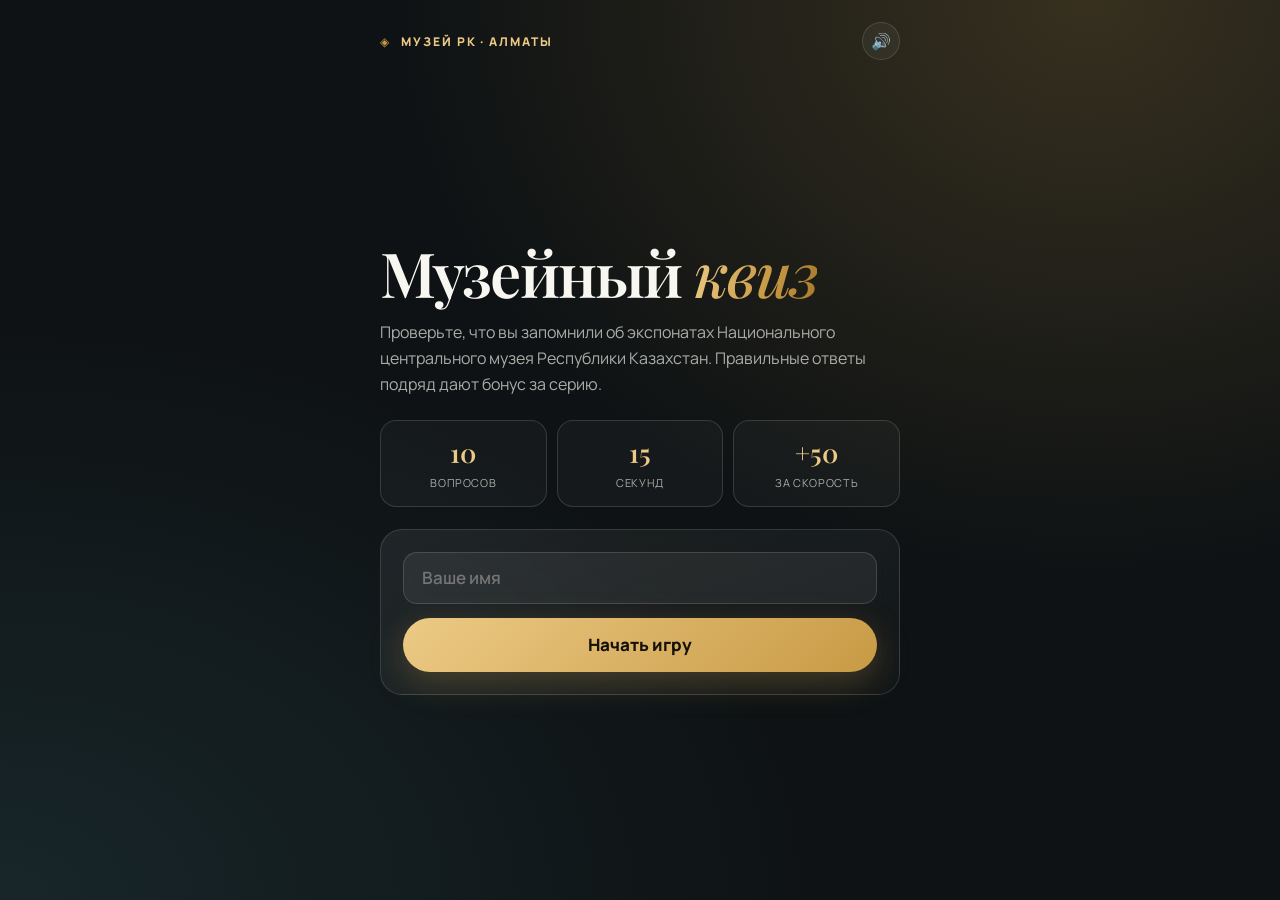
<file: game.html>
<!doctype html>
<html lang="ru">
<head>
<meta charset="utf-8">
<meta name="viewport" content="width=device-width,initial-scale=1,viewport-fit=cover">
<meta name="theme-color" content="#0e1214">
<title>Музейный квиз — Национальный центральный музей РК</title>
<link rel="icon" href="data:image/svg+xml,%3Csvg xmlns='http://www.w3.org/2000/svg' viewBox='0 0 64 64'%3E%3Crect width='64' height='64' rx='14' fill='%230e1214'/%3E%3Cpath d='M32 10l18 22-18 22-18-22z' fill='%23c89a45'/%3E%3C/svg%3E">
<link rel="preconnect" href="https://fonts.googleapis.com">
<link rel="preconnect" href="https://fonts.gstatic.com" crossorigin>
<link href="https://fonts.googleapis.com/css2?family=Manrope:wght@400;600;700;800&family=Playfair+Display:ital,wght@0,600;0,700;1,500&display=swap" rel="stylesheet">
<style>
:root{--ink:#0e1214;--gold:#c89a45;--gold2:#ecca85;--white:#f8f6f0;--muted:#a9ada7;--line:rgba(255,255,255,.14);--ok:#58c58a;--bad:#e5645a;--serif:"Playfair Display",Georgia,serif;--sans:"Manrope",system-ui,Arial,sans-serif;--ease:cubic-bezier(.22,1,.36,1)}
*{box-sizing:border-box;-webkit-tap-highlight-color:transparent}
html,body{margin:0;min-height:100%;background:var(--ink);color:var(--white);font-family:var(--sans);-webkit-font-smoothing:antialiased}
body{min-height:100dvh;display:flex;justify-content:center;background:
 radial-gradient(ellipse at 85% 0%,rgba(200,154,69,.22),transparent 45%),
 radial-gradient(ellipse at 0% 100%,rgba(95,184,196,.12),transparent 45%),var(--ink)}
button{font:inherit;color:inherit}
.app{width:100%;max-width:560px;min-height:100dvh;padding:max(22px,env(safe-area-inset-top)) 20px max(24px,env(safe-area-inset-bottom));display:flex;flex-direction:column}
.brand{display:flex;align-items:center;gap:10px;font-weight:800;font-size:12px;letter-spacing:.16em;text-transform:uppercase;color:var(--gold2)}
.brand::before{content:"◈";color:var(--gold)}
.scr{display:none;flex:1;flex-direction:column;justify-content:center;animation:in .6s var(--ease)}
.scr.on{display:flex}
@keyframes in{from{opacity:0;transform:translateY(18px)}to{opacity:1;transform:none}}
h1,h2{font-family:var(--serif);font-weight:600;line-height:1.02;margin:0;letter-spacing:-.03em}
h1{font-size:clamp(40px,12vw,62px)}
h1 em,h2 em{font-style:italic;font-weight:500;background:linear-gradient(100deg,var(--gold2),var(--gold) 60%,#a97a2c);-webkit-background-clip:text;background-clip:text;color:transparent}
h2{font-size:clamp(28px,8vw,40px)}
p{color:var(--muted);line-height:1.65;font-size:16px;margin:14px 0 0}
.card{border:1px solid var(--line);border-radius:22px;background:linear-gradient(160deg,rgba(255,255,255,.07),rgba(255,255,255,.02));backdrop-filter:blur(10px);padding:22px;margin-top:22px}
input{width:100%;min-height:52px;padding:0 18px;border:1px solid var(--line);border-radius:14px;background:rgba(255,255,255,.06);color:var(--white);font:600 17px var(--sans);outline:none;transition:border-color .25s}
input:focus{border-color:var(--gold)}
.btn{display:flex;align-items:center;justify-content:center;width:100%;min-height:54px;margin-top:14px;border:0;border-radius:999px;background:linear-gradient(135deg,var(--gold2),var(--gold));color:#171208;font-weight:800;font-size:17px;cursor:pointer;box-shadow:0 10px 34px rgba(200,154,69,.28);transition:transform .25s var(--ease)}
.btn:active{transform:scale(.97)}
.btn.ghost{background:transparent;color:var(--white);border:1px solid var(--line);box-shadow:none}
.rules{display:grid;grid-template-columns:repeat(3,1fr);gap:10px;margin-top:22px}
.rules div{padding:14px 10px;border:1px solid var(--line);border-radius:16px;text-align:center;background:rgba(255,255,255,.03)}
.rules b{display:block;font:600 26px var(--serif);color:var(--gold2)}
.rules span{font-size:11px;letter-spacing:.06em;text-transform:uppercase;color:var(--muted)}
.hud{display:flex;justify-content:space-between;align-items:center;font-size:13px;font-weight:700;letter-spacing:.08em;color:var(--muted)}
.hud b{color:var(--white)}
.bar{height:6px;margin-top:12px;border-radius:9px;background:rgba(255,255,255,.1);overflow:hidden}
.bar i{display:block;height:100%;width:100%;border-radius:9px;background:linear-gradient(90deg,var(--gold),var(--gold2));transition:width .1s linear}
.bar.low i{background:linear-gradient(90deg,#c9433a,var(--bad))}
.prog{display:flex;gap:5px;margin-top:16px}
.prog i{flex:1;height:4px;border-radius:4px;background:rgba(255,255,255,.12)}
.prog i.d{background:var(--gold)}
.prog i.w{background:var(--bad)}
.qt{margin:26px 0 8px;font:600 clamp(24px,6.6vw,32px)/1.15 var(--serif);letter-spacing:-.02em;min-height:3.5em}
.opts{display:grid;gap:10px;margin-top:10px}
.o{min-height:58px;padding:12px 18px;border:1px solid var(--line);border-radius:16px;background:rgba(255,255,255,.05);text-align:left;font-weight:700;font-size:16px;cursor:pointer;transition:transform .2s var(--ease),border-color .25s,background .25s;display:flex;align-items:center;gap:14px}
.o::before{content:attr(data-k);display:grid;place-items:center;width:30px;height:30px;flex:none;border-radius:50%;border:1px solid var(--line);font-size:13px;color:var(--gold2)}
.o:active{transform:scale(.98)}
.o.ok{border-color:var(--ok);background:rgba(88,197,138,.16)}
.o.bad{border-color:var(--bad);background:rgba(229,100,90,.16);animation:shake .4s}
.o.dim{opacity:.45}
@keyframes shake{25%{transform:translateX(-6px)}75%{transform:translateX(6px)}}
.fact{margin-top:14px;padding:14px 16px;border-radius:16px;background:rgba(200,154,69,.1);border:1px solid rgba(200,154,69,.3);font-size:14px;line-height:1.55;color:#e9dfc6;display:none}
.fact.on{display:block;animation:in .4s var(--ease)}
.score{font:600 clamp(70px,22vw,110px)/1 var(--serif);color:var(--gold2);letter-spacing:-.04em;margin:8px 0 0}
.rank{display:inline-block;margin-top:6px;padding:7px 16px;border-radius:999px;border:1px solid var(--gold);color:var(--gold2);font-weight:800;font-size:13px;letter-spacing:.12em;text-transform:uppercase}
.lb{list-style:none;margin:0;padding:0;display:grid;gap:7px}
.lb li{display:flex;gap:12px;align-items:center;padding:10px 14px;border:1px solid var(--line);border-radius:12px;font-weight:700;font-size:14px;background:rgba(255,255,255,.04)}
.lb li b{width:22px;color:var(--gold)}
.lb li span{flex:1;overflow:hidden;text-overflow:ellipsis;white-space:nowrap}
.lb li.me{border-color:var(--gold);background:rgba(200,154,69,.12)}
.top{display:flex;justify-content:space-between;align-items:center}
.snd{width:38px;height:38px;border:1px solid var(--line);border-radius:50%;background:rgba(255,255,255,.05);font-size:16px;cursor:pointer;opacity:.9}
.snd.off{opacity:.4}
.streak{min-height:22px;margin-top:10px;text-align:center;font-size:13px;font-weight:800;letter-spacing:.08em;color:var(--gold2)}
.rvl{list-style:none;margin:0;padding:0;display:grid;gap:10px;font-size:14px;line-height:1.45}
.rvl li{padding:10px 12px;border:1px solid var(--line);border-radius:12px;background:rgba(255,255,255,.04)}
.rvl b{display:block;color:var(--white);margin-bottom:3px}.rvl span{color:var(--ok);font-weight:700}
.o:focus-visible,.btn:focus-visible,input:focus-visible{outline:2px solid var(--gold2);outline-offset:3px}
.o kbd{display:none}
@media (prefers-reduced-motion:reduce){*{animation:none!important;transition:none!important}}
canvas#cf{position:fixed;inset:0;pointer-events:none;z-index:9}
</style>
</head>
<body>
<canvas id="cf"></canvas>
<main class="app">
 <div class="top"><div class="brand">Музей РК · Алматы</div><button class="snd" id="snd" aria-label="Звук" title="Звук">🔊</button></div>

 <section class="scr on" id="s-start">
  <h1>Музейный <em>квиз</em></h1>
  <p>Проверьте, что вы запомнили об экспонатах Национального центрального музея Республики Казахстан. Правильные ответы подряд дают бонус за серию.</p>
  <div class="rules"><div><b>10</b><span>вопросов</span></div><div><b>15</b><span>секунд</span></div><div><b>+50</b><span>за скорость</span></div></div>
  <div class="card"><input id="nm" maxlength="16" placeholder="Ваше имя" autocomplete="nickname"><button class="btn" id="go">Начать игру</button></div>
 </section>

 <section class="scr" id="s-play">
  <div class="hud"><span>ВОПРОС <b id="qn">1</b> / 10</span><span>СЧЁТ <b id="sc">0</b></span></div>
  <div class="bar" id="bar"><i id="bi"></i></div>
  <div class="prog" id="pr"></div>
  <div class="qt" id="qt"></div>
  <div class="opts" id="op"></div>
  <div class="fact" id="ft"></div><div class="streak" id="sk"></div>
  <button class="btn" id="nx" style="display:none">Дальше</button>
 </section>

 <section class="scr" id="s-end">
  <div style="text-align:center">
   <div class="rank" id="rk"></div>
   <div class="score" id="fs">0</div>
   <p id="fm"></p>
  </div>
  <div class="card" id="rv" style="display:none"><h2 style="font-size:20px;margin-bottom:12px">Стоит повторить</h2><ul class="rvl" id="rvl"></ul></div>
  <div class="card"><h2 style="font-size:22px;margin-bottom:14px">Лучшие на этом телефоне</h2><ol class="lb" id="lb"></ol></div>
  <button class="btn" id="again">Сыграть ещё раз</button><button class="btn ghost" id="share">Поделиться результатом</button>
 </section>
</main>

<script>
const $=s=>document.querySelector(s),TIME=15,N=10;
const Q=[
{q:"В каком году основан Национальный центральный музей РК?",a:["1931","1917","1945","1991"],c:0,f:"Музей основан в 1931 году — сегодня в его фондах более 300 000 единиц хранения."},
{q:"Золотой человек — реконструкция находки из какого кургана?",a:["Иссыкского","Берельского","Пазырыкского","Аркаимского"],c:0,f:"Золотой человек связан с Иссыкским курганом и стал одним из главных образов раннего кочевого мира Казахстана."},
{q:"К какому времени относят Золотого человека?",a:["IV–III вв. до н.э.","XII в. н.э.","XVIII в.","XX в."],c:0,f:"Находку относят к IV–III векам до нашей эры — эпохе саков."},
{q:"Из какого материала сделан казахский кілем?",a:["Из шерсти","Из шёлка","Из льна","Из бумаги"],c:0,f:"Ковры делают из шерсти, а орнамент в них — это язык памяти, быта и обрядов."},
{q:"Как китайский фарфор попал на территорию Казахстана?",a:["По торговым путям Шёлкового пути","Его сделали местные мастера","Его привезли в XX веке","Он найден в пещере"],c:0,f:"По Великому Шёлковому пути в Семиречье и Южный Казахстан приходили вещи и технологии издалека."},
{q:"Из чего сделаны тюркские каменные изваяния?",a:["Из камня","Из дерева","Из глины","Из льда"],c:0,f:"Изваяния — наследие тюркских кочевников и важный источник знаний об их представлениях о мире."},
{q:"Какой экспонат связан с историей казахстанского радио?",a:["Радио «Sanyo»","Золотой человек","Бронзовый котёл","Кілем"],c:0,f:"Транзисторный радиоприёмник представлен на музейных выставках об истории XX века."},
{q:"К какому времени относятся бронзовые котлы в музее?",a:["Сакское время","Золотая Орда","Новое время","Космическая эра"],c:0,f:"Котлы и жертвенники — характерные предметы культуры ранних кочевников."},
{q:"В долине какой реки найдены памятники письменности эпохи Кангюя?",a:["Арысь","Иртыш","Урал","Или"],c:0,f:"Раскопки долины Арыси отражают развитие культуры Южного Казахстана."},
{q:"Сколько экспонатов в нашей 3D-презентации?",a:["11","3","25","100"],c:0,f:"Мы отобрали 11 предметов, которые лучше всего рассказывают об эпохах."},
{q:"Сколько единиц хранения в фондах музея?",a:["Более 300 000","Около 3 000","Около 30 000","Ровно 1 000 000"],c:0,f:"Более 300 000 единиц хранения — от археологии до материалов XX века."},
{q:"Какой зал рассказывает о новейшей истории страны?",a:["Суверенный Казахстан","Золотая Орда","Палеонтология","Историческая этнография"],c:0,f:"Там же показаны материалы XX века, включая радио и документы."},
{q:"Из какого металла сделано иранское блюдо из коллекции?",a:["Из меди","Из серебра","Из алюминия","Из свинца"],c:0,f:"Фрагмент медного иранского блюда — свидетельство международных культурных контактов."},
{q:"Что означает орнамент «қошқар мүйіз»?",a:["Рога барана","Крылья орла","Горные вершины","Лучи солнца"],c:0,f:"«Қошқар мүйіз» — один из самых известных казахских орнаментов, его часто вплетают в ковры."},
{q:"Что такое саукеле?",a:["Головной убор невесты","Музыкальный инструмент","Вид оружия","Часть юрты"],c:0,f:"Высокое расшитое саукеле — праздничный головной убор в традиционной культуре казахов."},
{q:"Как называется традиционный казахский ковёр?",a:["Кілем","Шапан","Домбыра","Кобыз"],c:0,f:"Кілем — шерстяной ковёр, главное украшение интерьера юрты и дома."},
{q:"Золотой человек найден в кургане недалеко от какого города?",a:["Алматы","Астана","Актау","Атырау"],c:0,f:"Иссыкский курган находится в Алматинской области, совсем рядом с Алматы."},
{q:"Какой путь связывал Восток и Запад и приносил на земли Казахстана фарфор?",a:["Великий Шёлковый путь","Янтарный путь","Путь из варяг в греки","Чайный путь"],c:0,f:"По Великому Шёлковому пути шли товары, идеи и технологии."},
{q:"Какой цвет у росписи китайской вазы в нашей 3D-модели?",a:["Кобальтово-синий","Зелёный","Красный","Чёрный"],c:0,f:"Кобальтовая роспись по белому фарфору — классика китайской керамики."},
{q:"Какие камни украшают диадему в нашей 3D-модели Каргалинского золота?",a:["Бирюза","Рубин","Изумруд","Алмаз"],c:0,f:"Бирюзовые вставки красиво оттеняют золото."},
{q:"Для чего кочевникам были нужны котлы сакской эпохи?",a:["Для обрядов и быта","Для хранения книг","Для охоты","Для навигации"],c:0,f:"Котлы использовали в быту и в обрядах."},
{q:"В каком городе находится Национальный центральный музей РК?",a:["Алматы","Шымкент","Караганда","Павлодар"],c:0,f:"Музей расположен в Алматы."}
];
const sh=a=>{a=[...a];for(let i=a.length-1;i>0;i--){const j=Math.random()*(i+1)|0;[a[i],a[j]]=[a[j],a[i]]}return a};
const store={get(k,d){try{const v=JSON.parse(localStorage.getItem(k));return v??d}catch(e){return d}},set(k,v){try{localStorage.setItem(k,JSON.stringify(v))}catch(e){}}};
const esc=s=>String(s).replace(/[<>&"']/g,'');
let L,i,score,right,left,raf,locked,name,streak,miss,t0,sound=store.get('museumQuizSound',true);
/* звук */
let AC;const beep=(f,d,type='sine',v=.06,at=0)=>{if(!sound)return;try{AC=AC||new(window.AudioContext||window.webkitAudioContext)();const o=AC.createOscillator(),g=AC.createGain();o.type=type;o.frequency.value=f;g.gain.value=v;g.gain.exponentialRampToValueAtTime(.0001,AC.currentTime+at+d);o.connect(g);g.connect(AC.destination);o.start(AC.currentTime+at);o.stop(AC.currentTime+at+d)}catch(e){}};
const sfx={ok(){beep(660,.14,'sine',.07);beep(880,.2,'sine',.07,.1)},bad(){beep(180,.28,'sawtooth',.05)},end(){[523,659,784,1047].forEach((f,k)=>beep(f,.25,'triangle',.07,k*.12))}};
const sndBtn=$('#snd');const paintSnd=()=>{sndBtn.textContent=sound?'🔊':'🔇';sndBtn.classList.toggle('off',!sound)};paintSnd();
sndBtn.onclick=()=>{sound=!sound;store.set('museumQuizSound',sound);paintSnd();if(sound)sfx.ok()};

const show=id=>{document.querySelectorAll('.scr').forEach(s=>s.classList.toggle('on',s.id==='s-'+id));scrollTo(0,0)};
$('#nm').value=store.get('museumQuizName','');
$('#go').onclick=start;$('#again').onclick=()=>{show('start');$('#nm').focus()};
$('#nm').onkeydown=e=>{if(e.key==='Enter')start()};
function start(){name=esc($('#nm').value.trim().slice(0,16))||'Гость';store.set('museumQuizName',name);
 L=sh(Q).slice(0,N).map(q=>({q:q.q,f:q.f,o:sh(q.a.map((t,k)=>({t,ok:k===q.c})))}));i=0;score=0;right=0;streak=0;miss=[];
 $('#pr').innerHTML=L.map(()=>'<i></i>').join('');show('play');ask()}
function ask(){locked=false;const q=L[i];$('#qn').textContent=i+1;$('#sc').textContent=score;$('#qt').textContent=q.q;
 $('#op').innerHTML=q.o.map((o,k)=>`<button class="o" data-k="${'ABCD'[k]}" data-i="${k}"></button>`).join('');
 [...document.querySelectorAll('.o')].forEach((b,k)=>{b.textContent=q.o[k].t;b.onclick=()=>pick(+b.dataset.i)});
 $('#ft').className='fact';$('#nx').style.display='none';$('#sk').textContent=streak>1?`🔥 Серия: ${streak}`:'';
 t0=performance.now();left=TIME;tick();cancelAnimationFrame(raf);
 const loop=()=>{left=TIME-(performance.now()-t0)/1000;tick();if(left<=0){pick(-1)}else raf=requestAnimationFrame(loop)};raf=requestAnimationFrame(loop)}
function tick(){const p=Math.max(0,left/TIME*100);$('#bi').style.width=p+'%';$('#bar').classList.toggle('low',left<5)}
function pick(k){if(locked)return;locked=true;cancelAnimationFrame(raf);const q=L[i],bs=[...document.querySelectorAll('.o')],ok=k>=0&&q.o[k].ok;
 bs.forEach((b,n)=>{b.classList.add(q.o[n].ok?'ok':(n===k?'bad':'dim'));b.disabled=true});
 let gain=0;
 if(ok){right++;streak++;gain=100+Math.round(Math.max(0,left)/TIME*50)+Math.min(streak-1,4)*10;score+=gain;$('#sc').textContent=score;sfx.ok()}
 else{streak=0;miss.push({q:q.q,a:q.o.find(o=>o.ok).t});sfx.bad()}
 $('#sk').textContent=ok?(streak>1?`🔥 Серия: ${streak}  ·  +${gain}`:`+${gain}`):'';
 $('#pr').children[i].className=ok?'d':'w';
 $('#ft').textContent=(ok?'Верно! ':k<0?'Время вышло. ':'Не совсем. ')+q.f;$('#ft').className='fact on';
 const nx=$('#nx');nx.textContent=i===N-1?'Результат':'Дальше';nx.style.display='flex';nx.onclick=()=>{i++;i<N?ask():end()};setTimeout(()=>nx.focus({preventScroll:true}),50);
 nx.scrollIntoView({behavior:'smooth',block:'nearest'});
 if(navigator.vibrate)navigator.vibrate(ok?15:[30,40,30])}
const rankOf=s=>s>=1300?'Директор музея':s>=950?'Хранитель музея':s>=550?'Исследователь':'Новичок';
function end(){show('end');$('#fs').textContent=score;
 const rank=rankOf(score);
 $('#rk').textContent=rank;$('#fm').textContent=`Правильных ответов: ${right} из ${N}`;
 const b=store.get('museumQuizBoard',[]);const me={name,score,right,t:Date.now()};b.push(me);b.sort((x,y)=>y.score-x.score);const top=b.slice(0,20);store.set('museumQuizBoard',top);
 $('#lb').innerHTML=top.slice(0,5).map((r,n)=>`<li class="${r.t===me.t?'me':''}"><b>${n+1}</b><span>${esc(r.name)}</span><em style="font-style:normal">${r.score}</em></li>`).join('');
 const rv=$('#rv');rv.style.display=miss.length?'block':'none';
 $('#rvl').innerHTML=miss.map(m=>`<li><b>${esc(m.q)}</b><span>Верный ответ: ${esc(m.a)}</span></li>`).join('');
 try{if(parent!==window)parent.postMessage({quizScore:me},'*')}catch(e){}
 sfx.end();if(right>=7)confetti()}
$('#share').onclick=async()=>{const txt=`Я сыграл(а) в музейный квиз Национального центрального музея РК: ${score} очков, ${right} из ${N}. Звание — «${rankOf(score)}». Сможете лучше?`;
 try{if(navigator.share){await navigator.share({title:'Музейный квиз',text:txt,url:location.href.split('?')[0]});return}}catch(e){if(e&&e.name==='AbortError')return}
 try{await navigator.clipboard.writeText(txt+' '+location.href.split('?')[0]);$('#share').textContent='Скопировано ✓'}catch(e){prompt('Скопируйте текст:',txt)}setTimeout(()=>$('#share').textContent='Поделиться результатом',1800)};
addEventListener('keydown',e=>{if(e.target.tagName==='INPUT')return;
 if(document.querySelector('#s-play.on')){const n=({'1':0,'2':1,'3':2,'4':3,a:0,b:1,c:2,d:3,ф:0,и:1,с:2,в:3})[e.key.toLowerCase()];
  if(n!==undefined&&!locked&&document.querySelectorAll('.o')[n]){pick(n)}
  else if((e.key==='Enter'||e.key===' ')&&locked&&e.target.tagName!=='BUTTON'){e.preventDefault();$('#nx').click()}}});
function confetti(){const c=$('#cf'),x=c.getContext('2d');c.width=innerWidth;c.height=innerHeight;const P=Array.from({length:130},()=>({x:innerWidth/2,y:innerHeight*.35,vx:(Math.random()-.5)*14,vy:-Math.random()*13-3,r:Math.random()*6+3,c:['#ecca85','#c89a45','#f8f6f0','#58c58a'][Math.random()*4|0],a:Math.random()*6}));let f=0;
 (function loop(){x.clearRect(0,0,c.width,c.height);P.forEach(p=>{p.x+=p.vx;p.y+=p.vy;p.vy+=.35;p.a+=.2;x.fillStyle=p.c;x.save();x.translate(p.x,p.y);x.rotate(p.a);x.fillRect(-p.r,-p.r/2,p.r*2,p.r);x.restore()});if(++f<170)requestAnimationFrame(loop);else x.clearRect(0,0,c.width,c.height)})()}
</script>
</body>
</html>
</file>
